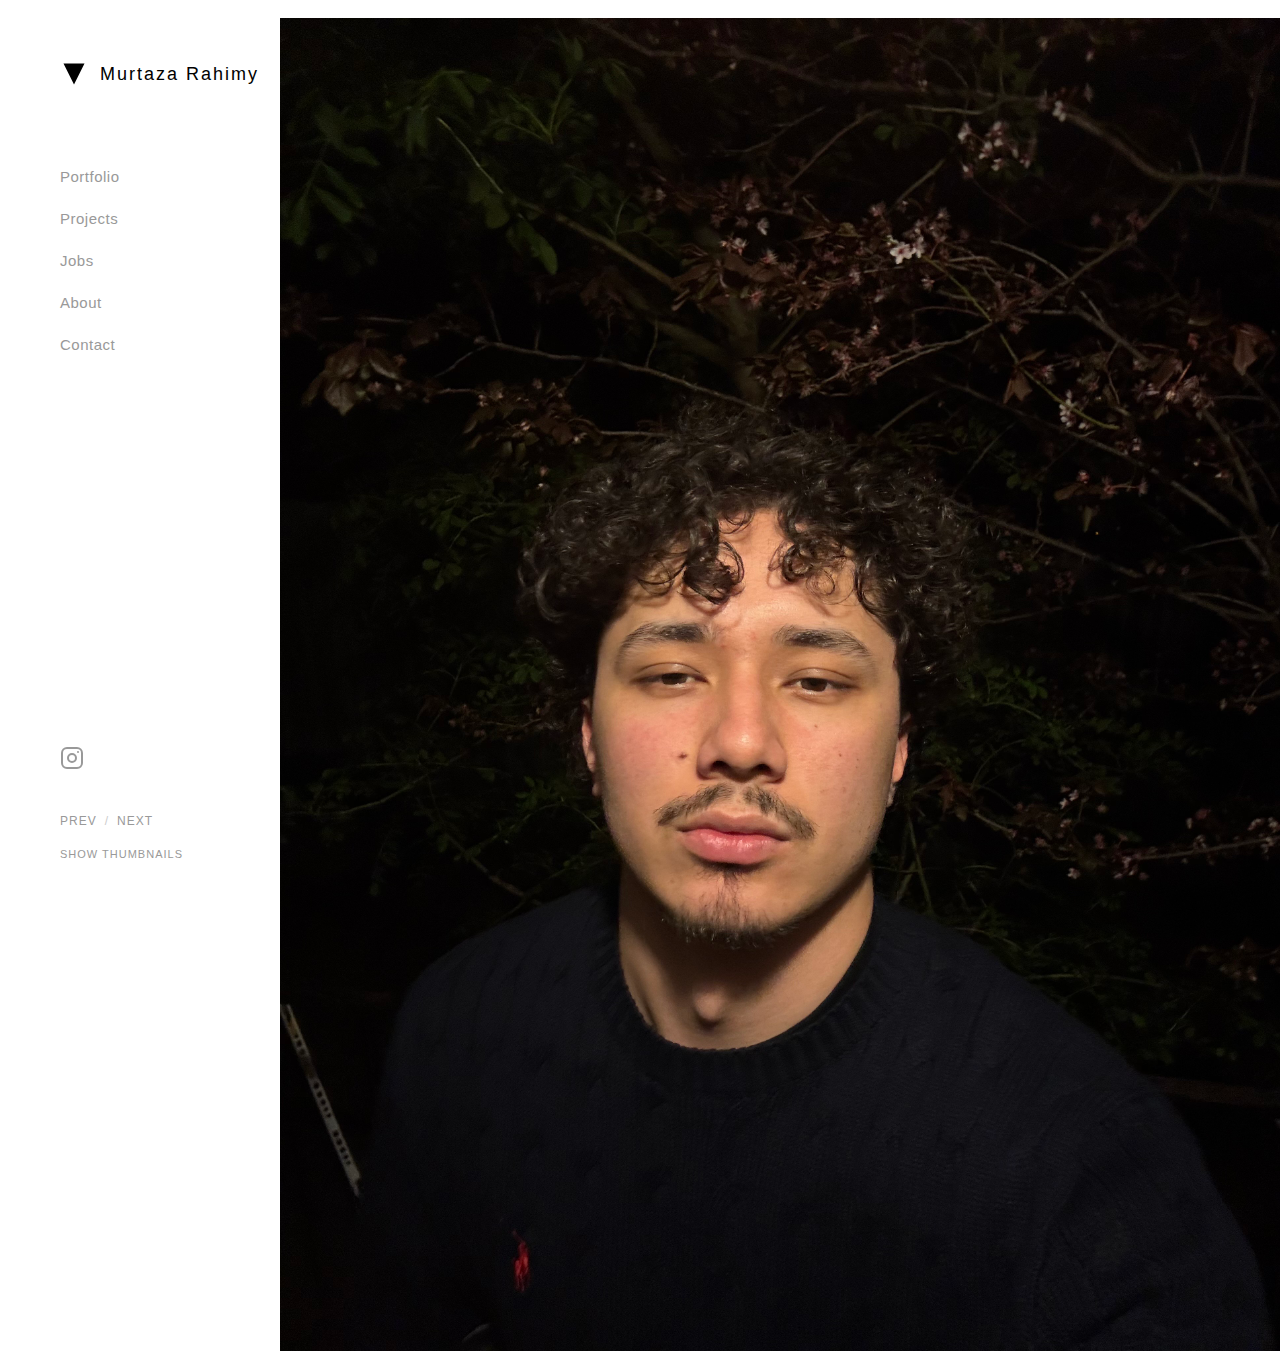
<file: projects.html>
<!DOCTYPE html>
<html lang="en">

<head>
    <meta charset="UTF-8">
    <meta name="Murtaza" content="width=device-width, initial-scale=1.0">
    <title>Murtaza Rahimy - Portfolio</title>
    <link rel="stylesheet" href="style.css">
</head>

<li><a href="projects.html" class="active">Projects</a></li>


<body>
    <nav class="sidebar">
        <div class="logo">
            <svg width="24" height="24" viewBox="0 0 24 24" fill="none" xmlns="http://www.w3.org/2000/svg">
                <path d="M3 3L12 21L21 3H3Z" fill="currentColor"/>
            </svg>
            <span>Murtaza Rahimy</span>
        </div>
        
        <ul class="nav-links">
            <li><a href="#portfolio">Portfolio</a></li>
            <li><a href="#projects.html">Projects</a></li>
            <li><a href="#jobs.html">Jobs</a></li>
            <li><a href="#about.html">About</a></li>
            <li><a href="#contact.html">Contact</a></li>
        </ul>
        
        <div class="social">
            <a href="#" aria-label="Instagram">
                <svg width="24" height="24" viewBox="0 0 24 24" fill="none" xmlns="http://www.w3.org/2000/svg">
                    <rect x="2" y="2" width="20" height="20" rx="5" stroke="currentColor" stroke-width="2"/>
                    <circle cx="12" cy="12" r="4" stroke="currentColor" stroke-width="2"/>
                    <circle cx="18" cy="6" r="1" fill="currentColor"/>
                </svg>
            </a>
        </div>
        
        <div class="nav-controls">
            <button class="nav-btn" id="prevBtn">PREV</button>
            <span class="separator">/</span>
            <button class="nav-btn" id="nextBtn">NEXT</button>
        </div>
        
        <button class="thumbnail-toggle" id="thumbnailBtn">SHOW THUMBNAILS</button>
    </nav>
    
    <main class="main-content">
        <div class="image-container">
            <img src="images/Handsome.jpeg" alt="Handsome" class="portfolio-image">
            
        </div>
    </main>

</html>
</file>
<file: style.css>
* {
    margin: 0;
    padding: 0;
    box-sizing: border-box;
}
/* I need to see this on the webpage */

body {
    font-family: -apple-system, BlinkMacSystemFont, 'Segoe UI', 'Helvetica Neue', Arial, sans-serif;
    color: #333;
    background: #fff;
    overflow-x: hidden;
}

/* Sidebar Navigation */
.sidebar {
    position: fixed;
    left: 0;
    top: 0;
    width: 280px;
    height: 100vh;
    background: #fff;
    padding: 60px 0 40px 60px;
    display: flex;
    flex-direction: column;
    z-index: 100;
}

.logo {
    display: flex;
    align-items: center;
    gap: 12px;
    margin-bottom: 80px;
    font-size: 18px;
    font-weight: 300;
    letter-spacing: 2px;
    color: #000;
}

.logo svg {
    width: 28px;
    height: 28px;
}

.nav-links {
    list-style: none;
    flex: 1;
}

.nav-links li {
    margin-bottom: 24px;
}

.nav-links a {
    color: #999;
    text-decoration: none;
    font-size: 15px;
    font-weight: 300;
    letter-spacing: 0.5px;
    transition: color 0.3s ease;
}

.nav-links a:hover {
    color: #333;
}

.nav-links a.indent {
    padding-left: 40px;
}

.social {
    margin-bottom: 40px;
}

.social a {
    color: #999;
    transition: color 0.3s ease;
}

.social a:hover {
    color: #333;
}

.nav-controls {
    display: flex;
    align-items: center;
    gap: 8px;
    margin-bottom: 20px;
    font-size: 12px;
    letter-spacing: 1px;
    color: #999;
}

.nav-btn {
    background: none;
    border: none;
    color: #999;
    font-size: 12px;
    letter-spacing: 1px;
    cursor: pointer;
    padding: 0;
    transition: color 0.3s ease;
}

.nav-btn:hover {
    color: #333;
}

.separator {
    color: #ccc;
}

.thumbnail-toggle {
    background: none;
    border: none;
    color: #999;
    font-size: 11px;
    letter-spacing: 1px;
    cursor: pointer;
    text-align: left;
    padding: 0;
    transition: color 0.3s ease;
}

.thumbnail-toggle:hover {
    color: #333;
}

/* Main Content */
.main-content {
    margin-left: 280px;
    width: calc(100% - 280px);
    min-height: 100vh; /* Ensure height can grow*/
    position: relative;
    overflow: auto;
}

.image-container {
    width: 100%;
    padding: 0;
}
/* First */

.portfolio-image {
    width: 100%;
    height: auto;
    display: block;
    object-fit: contain;
}

/*
.portfolio-image.active {
    opacity: 1;
}
*/

/* Thumbnail Strip */
.thumbnail-strip {
    position: absolute;
    bottom: 0;
    left: 0;
    width: 100%;
    height: 0;
    background: rgba(255, 255, 255, 0.95);
    display: flex;
    gap: 20px;
    padding: 0 40px;
    overflow-x: auto;
    overflow-y: hidden;
    opacity: 0;
    transition: height 0.4s ease, opacity 0.4s ease, padding 0.4s ease;
    align-items: center;
}

.thumbnail-strip.show {
    height: 180px;
    padding: 30px 40px;
    opacity: 1;
}

.thumbnail {
    flex-shrink: 0;
    width: 200px;
    height: 120px;
    cursor: pointer;
    overflow: hidden;
    border: 3px solid transparent;
    transition: border-color 0.3s ease, transform 0.3s ease;
}

.thumbnail:hover {
    transform: scale(1.05);
}

.thumbnail.active {
    border-color: #333;
}

.thumbnail img {
    width: 100%;
    height: 100%;
    object-fit: cover;
}

img {
    width: 300px;
    height: auto;
}

/* Responsive Design */
@media (max-width: 1024px) {
    .sidebar {
        width: 220px;
        padding: 40px 0 30px 40px;
    }
    
    .main-content {
        margin-left: 220px;
        width: calc(100% - 220px);
    }
}

@media (max-width: 768px) {
    .sidebar {
        width: 100%;
        height: auto;
        position: relative;
        padding: 30px;
        flex-direction: row;
        flex-wrap: wrap;
        align-items: center;
    }
    
    .logo {
        margin-bottom: 0;
        margin-right: auto;
    }
    
    .nav-links {
        width: 100%;
        order: 3;
        margin-top: 30px;
        display: flex;
        flex-wrap: wrap;
        gap: 20px;
    }
    
    .nav-links li {
        margin-bottom: 0;
    }
    
    .nav-links a.indent {
        padding-left: 0;
    }
    
    .social {
        margin-bottom: 0;
        order: 1;
    }
    
    .nav-controls {
        order: 2;
        margin-bottom: 0;
    }
    
    .thumbnail-toggle {
        order: 4;
        margin-top: 20px;
    }
    
    .main-content {
        margin-left: 0;
        width: 100%;
        height: 60vh;
    }
    
    .thumbnail-strip.show {
        height: 140px;
        padding: 20px;
    }
    
    .thumbnail {
        width: 150px;
        height: 90px;
    }

    .nav-links a.active {
        color: #000;
        font-weight: 500;
    }
}
</file>
